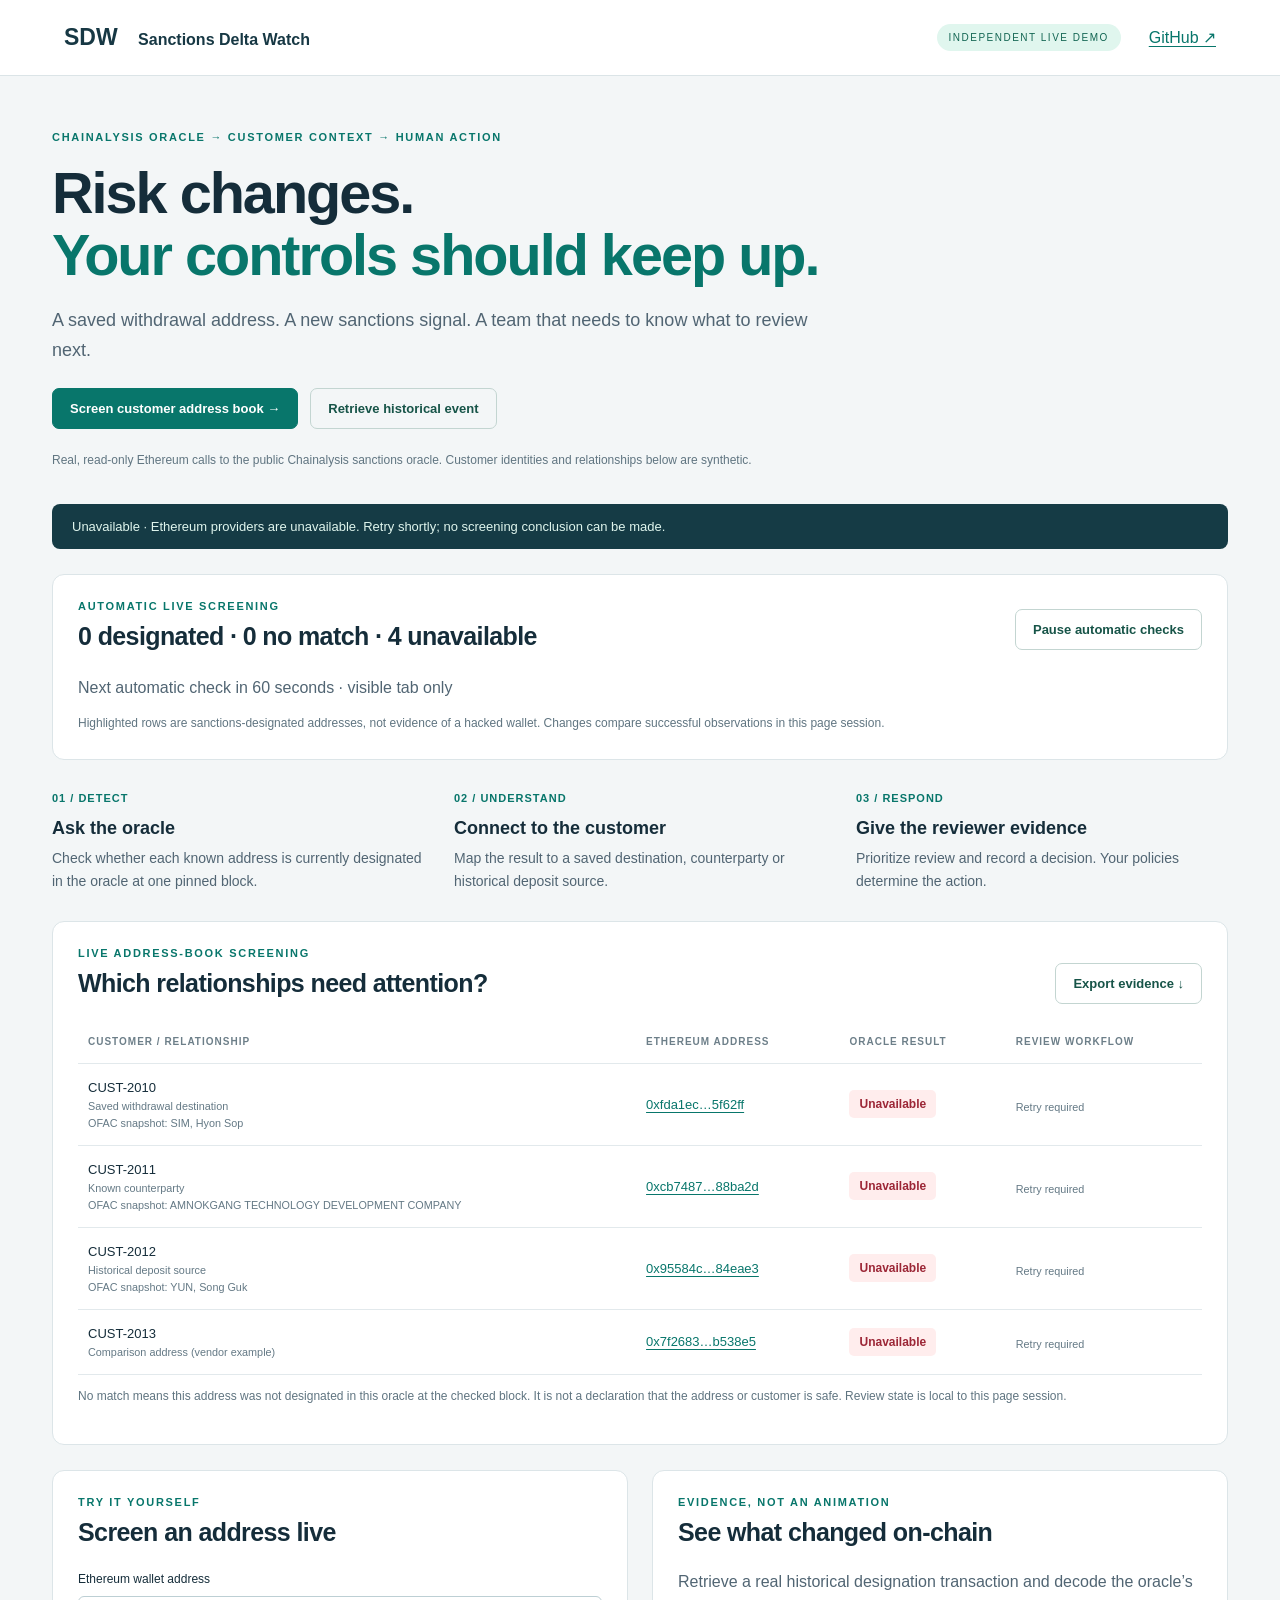
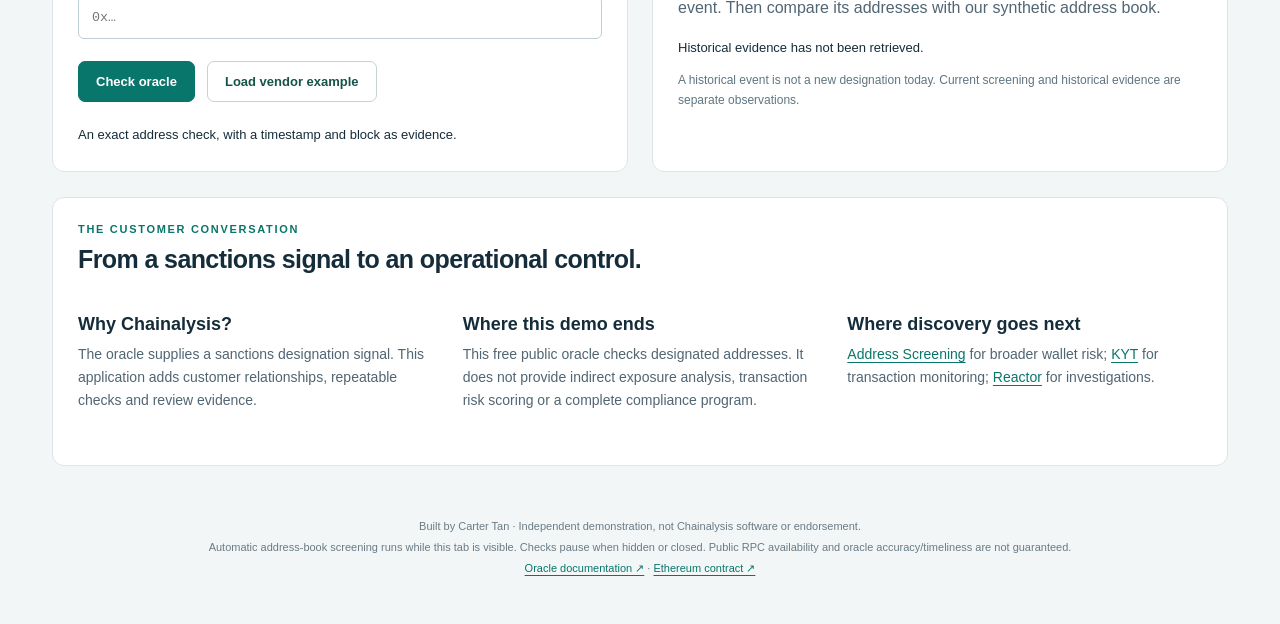
<file: docs/index.html>
<!doctype html><html lang="en"><head><meta charset="UTF-8"><meta name="viewport" content="width=device-width,initial-scale=1"><meta name="referrer" content="no-referrer"><title>Sanctions Delta Watch · Live Oracle</title><link rel="stylesheet" href="style.css"></head><body>
<header><a class="brand" href="#">SDW <span>Sanctions Delta Watch</span></a><span class="pill">INDEPENDENT LIVE DEMO</span><a href="https://github.com/cartertan/sanctions-delta-watch">GitHub ↗</a></header>
<main><section class="hero"><div class="eyebrow">CHAINALYSIS ORACLE → CUSTOMER CONTEXT → HUMAN ACTION</div><h1>Risk changes.<br><span>Your controls should keep up.</span></h1><p>A saved withdrawal address. A new sanctions signal. A team that needs to know what to review next.</p><div class="actions"><button id="scan">Screen customer address book →</button><button id="evidence" class="secondary">Retrieve historical event</button></div><p class="fine">Real, read-only Ethereum calls to the public Chainalysis sanctions oracle. Customer identities and relationships below are synthetic.</p></section>
<div id="connection" role="status">Ready to connect · Ethereum mainnet · No wallet or API key required</div>
<section class="panel monitor"><div class="sectionhead"><div><div class="eyebrow">AUTOMATIC LIVE SCREENING</div><h2 id="summary" role="status">Checking the address book…</h2></div><button id="monitor-toggle" class="secondary">Pause automatic checks</button></div><p id="monitor-status" role="status">Checks run on opening, then 60 seconds after each scan while this tab is visible.</p><p class="fine">Highlighted rows are sanctions-designated addresses, not evidence of a hacked wallet. Changes compare successful observations in this page session.</p></section><section class="steps"><article><b>01 / DETECT</b><h3>Ask the oracle</h3><p>Check whether each known address is currently designated in the oracle at one pinned block.</p></article><article><b>02 / UNDERSTAND</b><h3>Connect to the customer</h3><p>Map the result to a saved destination, counterparty or historical deposit source.</p></article><article><b>03 / RESPOND</b><h3>Give the reviewer evidence</h3><p>Prioritize review and record a decision. Your policies determine the action.</p></article></section>
<section class="panel"><div class="sectionhead"><div><div class="eyebrow">LIVE ADDRESS-BOOK SCREENING</div><h2>Which relationships need attention?</h2></div><button id="export" class="secondary" disabled>Export evidence ↓</button></div><div class="tablewrap"><table><thead><tr><th>Customer / relationship</th><th>Ethereum address</th><th>Oracle result</th><th>Review workflow</th></tr></thead><tbody id="rows"></tbody></table></div><p class="fine">No match means this address was not designated in this oracle at the checked block. It is not a declaration that the address or customer is safe. Review state is local to this page session.</p></section>
<section id="wallet-panel" class="panel" hidden aria-labelledby="wallet-title"><div class="sectionhead"><div><div class="eyebrow">WALLET EVIDENCE / LIVE VERIFICATION</div><h2 id="wallet-title">Wallet details</h2></div><button id="close-details" class="secondary">Close details</button></div><div id="wallet-details" role="status"></div></section><section class="twocol"><div class="panel"><div class="eyebrow">TRY IT YOURSELF</div><h2>Screen an address live</h2><label for="address">Ethereum wallet address</label><input id="address" placeholder="0x…" autocomplete="off" spellcheck="false"><div class="actions"><button id="check">Check oracle</button><button id="example" class="secondary">Load vendor example</button></div><div id="lookup" role="status">An exact address check, with a timestamp and block as evidence.</div></div><div class="panel"><div class="eyebrow">EVIDENCE, NOT AN ANIMATION</div><h2>See what changed on-chain</h2><p>Retrieve a real historical designation transaction and decode the oracle’s event. Then compare its addresses with our synthetic address book.</p><div id="history">Historical evidence has not been retrieved.</div><p class="fine">A historical event is not a new designation today. Current screening and historical evidence are separate observations.</p></div></section>
<section class="panel value"><div class="eyebrow">THE CUSTOMER CONVERSATION</div><h2>From a sanctions signal to an operational control.</h2><div class="steps"><article><h3>Why Chainalysis?</h3><p>The oracle supplies a sanctions designation signal. This application adds customer relationships, repeatable checks and review evidence.</p></article><article><h3>Where this demo ends</h3><p>This free public oracle checks designated addresses. It does not provide indirect exposure analysis, transaction risk scoring or a complete compliance program.</p></article><article><h3>Where discovery goes next</h3><p><a href="https://www.chainalysis.com/product/address-screening/">Address Screening</a> for broader wallet risk; <a href="https://www.chainalysis.com/product/kyt/">KYT</a> for transaction monitoring; <a href="https://www.chainalysis.com/product/reactor/">Reactor</a> for investigations.</p></article></div></section>
<footer>Built by Carter Tan · Independent demonstration, not Chainalysis software or endorsement.<br>Automatic address-book screening runs while this tab is visible. Checks pause when hidden or closed. Public RPC availability and oracle accuracy/timeliness are not guaranteed.<br><a href="https://go.chainalysis.com/chainalysis-oracle-docs.html">Oracle documentation ↗</a> · <a id="contract">Ethereum contract ↗</a></footer></main><script type="module" src="app.mjs"></script></body></html>
</file>
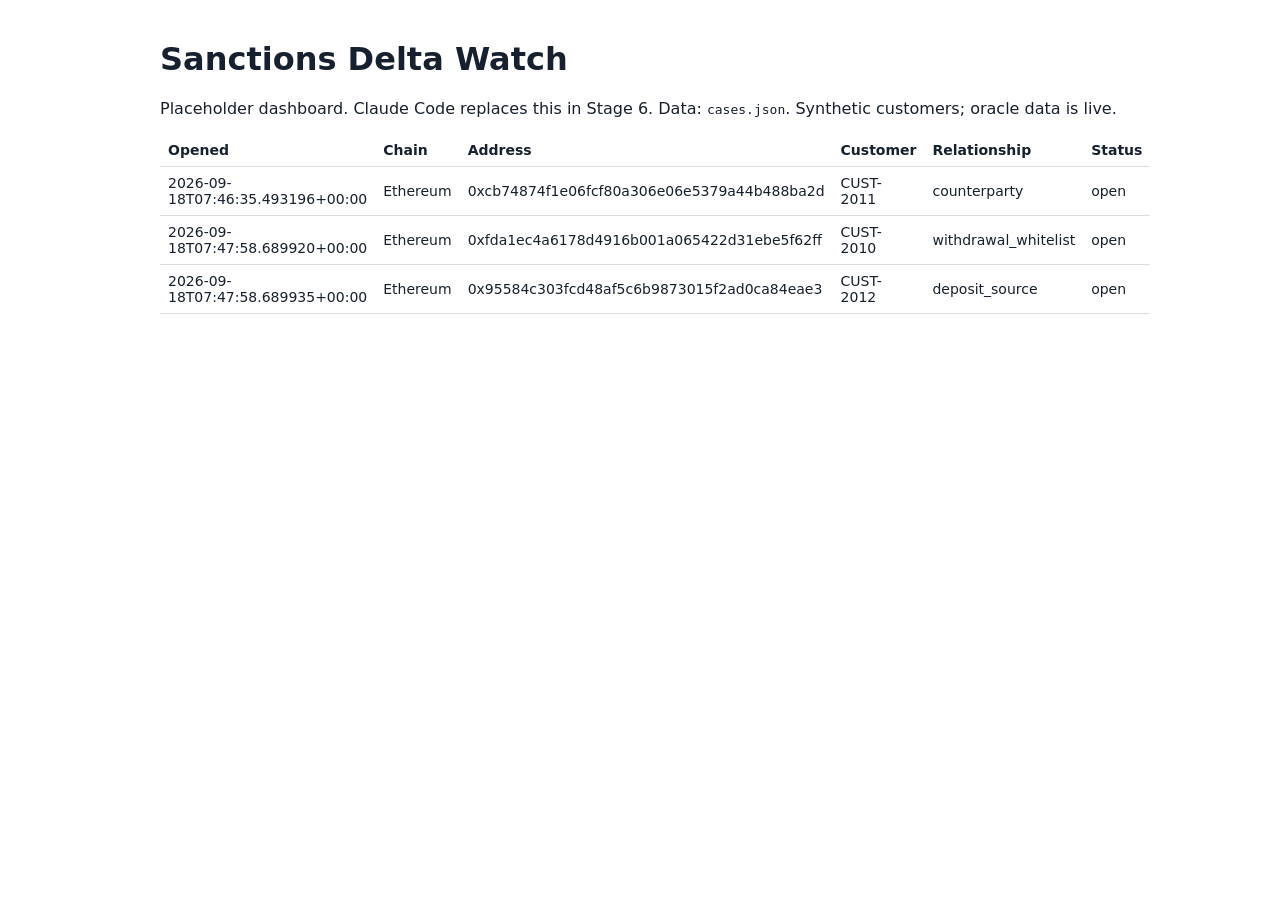
<file: sanctions-delta-watch/docs/index.html>
<!doctype html><html lang="en"><head><meta charset="utf-8"><meta name="viewport" content="width=device-width,initial-scale=1">
<title>Sanctions Delta Watch</title>
<style>body{font-family:system-ui,sans-serif;max-width:960px;margin:40px auto;padding:0 20px;color:#16202e}
table{border-collapse:collapse;width:100%}th,td{padding:8px;border-bottom:1px solid #ddd;text-align:left;font-size:14px}
.hit{color:#b3261e;font-weight:600}</style></head><body>
<h1>Sanctions Delta Watch</h1>
<p>Placeholder dashboard. Claude Code replaces this in Stage 6. Data: <code>cases.json</code>. Synthetic customers; oracle data is live.</p>
<table id="t"><tr><th>Opened</th><th>Chain</th><th>Address</th><th>Customer</th><th>Relationship</th><th>Status</th></tr></table>
<script>
fetch('cases.json').then(r=>r.json()).then(cs=>{const t=document.getElementById('t');
(cs||[]).forEach(c=>{const tr=t.insertRow();[c.opened,c.chain,c.address,c.customer_id,c.relationship,c.status].forEach(v=>{tr.insertCell().textContent=v??''});});
}).catch(()=>{document.body.insertAdjacentHTML('beforeend','<p>No cases yet.</p>')});
</script></body></html>
</file>
<file: docs/style.css>
:root{font-family:Inter,-apple-system,BlinkMacSystemFont,"Segoe UI",sans-serif;color:#152d3a;background:#f3f6f7}*{box-sizing:border-box}body{margin:0}header{padding:24px 5%;display:flex;align-items:center;gap:28px;border-bottom:1px solid #dbe4e7;background:#fff}a{color:#08766b;text-underline-offset:3px}.brand{text-decoration:none;font-weight:850;font-size:23px;color:#173844}.brand span{font-size:16px;margin-left:14px}.pill{font-size:10px;letter-spacing:1.5px;background:#e0f6ee;color:#136653;padding:8px 12px;border-radius:20px;margin-left:auto}main{max-width:1240px;margin:auto;padding:0 32px}.hero{padding:55px 0 22px;max-width:920px}.eyebrow{font-size:11px;font-weight:800;letter-spacing:1.7px;color:#08766b}h1{font-size:clamp(36px,4.5vw,59px);line-height:1.07;letter-spacing:-2px;margin:20px 0}h1 span{color:#08766b}p{line-height:1.65;color:#516573}.hero>p{font-size:18px;max-width:760px}.hero p.fine,.fine{font-size:12px;color:#607581}.actions{display:flex;gap:12px;flex-wrap:wrap;margin:22px 0}button{background:#08766b;color:white;border:1px solid #08766b;padding:12px 17px;border-radius:7px;font:inherit;font-size:13px;font-weight:700;cursor:pointer}button.secondary{background:transparent;color:#175448;border-color:#c3d5d1}button:disabled{opacity:.5;cursor:wait}button:hover:enabled{filter:brightness(.93)}#connection{background:#153b45;color:#dff5ed;padding:15px 20px;border-radius:8px;font-size:13px;overflow-wrap:anywhere}.steps{display:grid;grid-template-columns:repeat(3,1fr);gap:30px;margin:28px 0}.steps b{font-size:11px;letter-spacing:1px;color:#08766b}h3{margin:12px 0 8px;font-size:18px}.steps p{font-size:14px;margin:0}.panel{background:white;border:1px solid #dce5e8;border-radius:12px;padding:25px;margin:25px 0}.sectionhead{display:flex;justify-content:space-between;align-items:center;gap:20px}h2{font-size:25px;letter-spacing:-.6px;margin:10px 0 22px}.tablewrap{overflow:auto}table{border-collapse:collapse;width:100%;font-size:13px;text-align:left}th{color:#6d7f89;font-size:10px;text-transform:uppercase;letter-spacing:1px}td,th{padding:16px 10px;border-bottom:1px solid #e2e9ec}td small{display:block;color:#647985;margin-top:5px}code{font-size:12px}.badge{display:inline-block;border-radius:5px;padding:7px 10px;background:#edf1f3;color:#516573;font-size:12px;font-weight:700}.match{background:#fff0df;color:#a44212}.clear{background:#e6f4ef;color:#17634e}.error{background:#ffeded;color:#9c2636}.twocol{display:grid;grid-template-columns:1fr 1fr;gap:24px}.twocol .panel{margin:0}input{display:block;width:100%;padding:13px;border:1px solid #bdcfd4;border-radius:6px;margin-top:9px;font-family:monospace}label{font-size:12px}#lookup,#history{font-size:13px;line-height:1.7;overflow-wrap:anywhere}footer{font-size:11px;text-align:center;color:#697b86;line-height:1.9;padding:25px 0 45px}select{max-width:150px;padding:8px;border:1px solid #c5d6da;background:white;border-radius:5px;color:#25404d}@media(max-width:760px){main{padding:0 18px}.steps,.twocol{grid-template-columns:1fr;gap:16px}.hero{padding-top:35px}header{gap:12px;padding:20px}.brand span{display:none}.pill{font-size:8px}.sectionhead{align-items:start;flex-direction:column}.panel{padding:18px}h1{letter-spacing:-1px}.steps{margin:22px 0}}

.designated-row{background:#fff5ea}.designated-row td:first-child{border-left:4px solid #b9541d}.change{font-weight:750;color:#9b4118}.monitor h2{margin-bottom:8px}.monitor p{margin-bottom:0}

.evidence-button{display:block;margin-top:9px;padding:7px 10px;font-size:11px}.evidence-grid{display:grid;grid-template-columns:1fr 1fr;gap:14px 30px}.evidence-grid>div{border-bottom:1px solid #e1e8e9;padding-bottom:12px}.evidence-grid h3{font-size:13px;color:#08766b}.evidence-grid p{margin:5px 0;font-size:14px}.wallet-address{font-family:monospace;overflow-wrap:anywhere}.evidence-note{padding:14px;background:#fff3e4;border-radius:6px;font-size:13px}#wallet-panel{scroll-margin-top:20px}@media(max-width:760px){.evidence-grid{grid-template-columns:1fr}}
</file>
